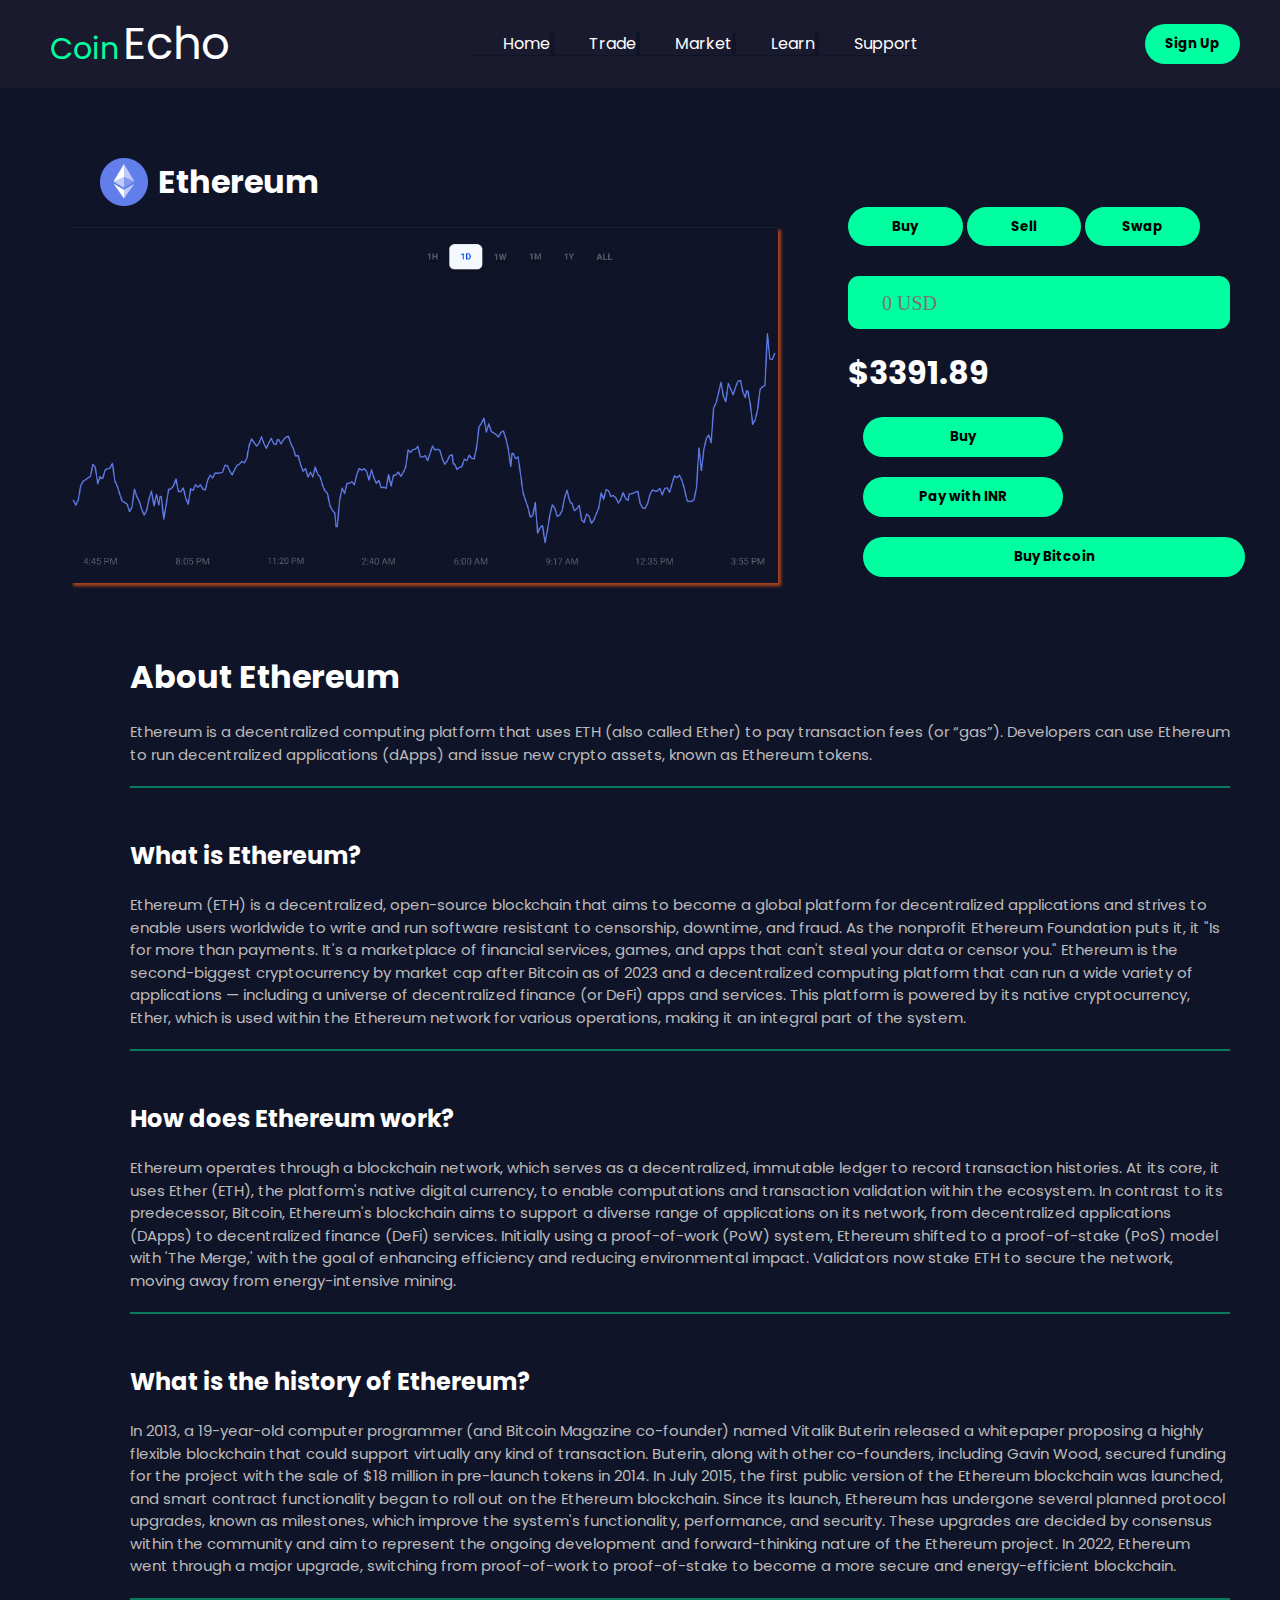
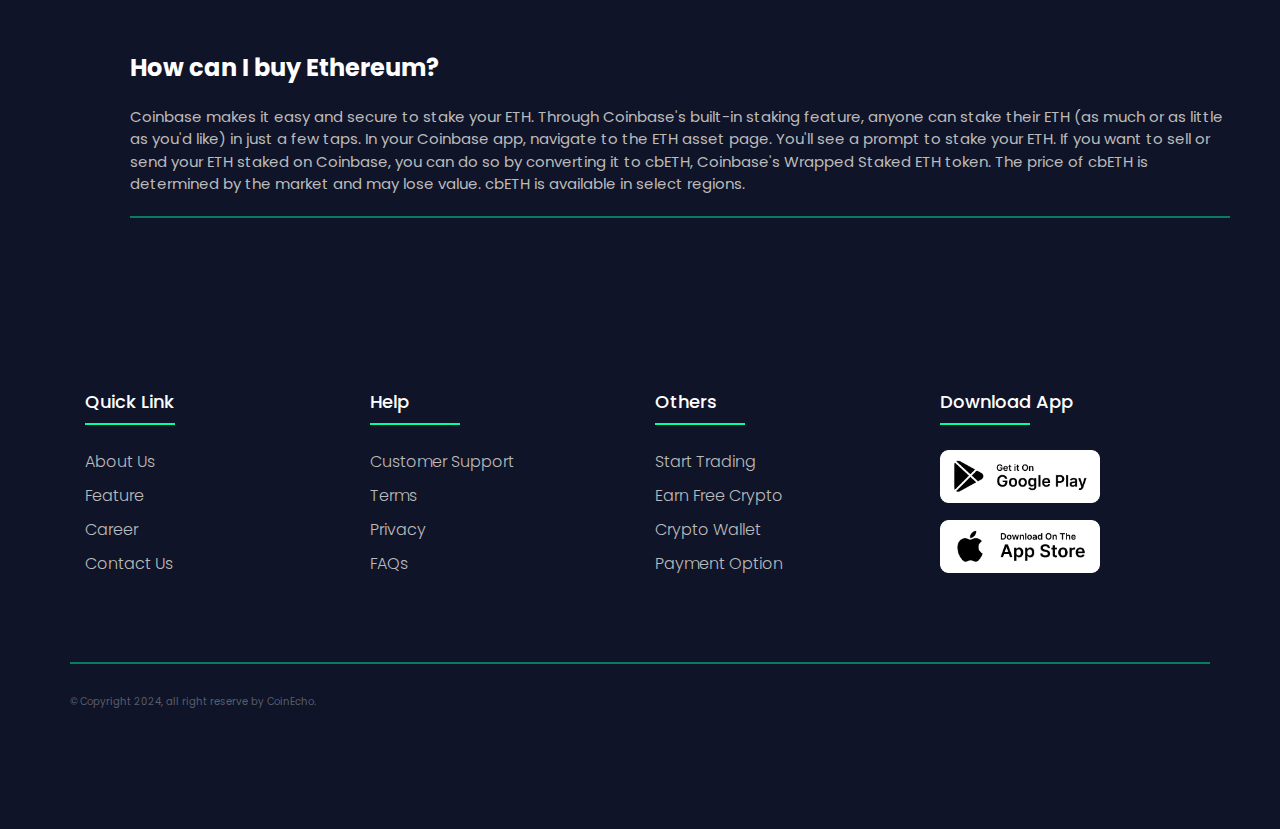
<file: etherium.html>
<!DOCTYPE html>
<html lang="en">
<head>
    <meta charset="UTF-8">
    <meta name="viewport" content="width=device-width, initial-scale=1.0">
    <title>Document</title>
</head>
<link rel="stylesheet" href="trade1.css">
<body>
    <nav>
        <div class="navcontainer">
            <span id="menu"><i class="fa-solid fa-ellipsis-vertical" style="color: #ffffff;"></i></span>
            <div class="logo">
                <span style="background-color: #1A1A2E; color: #00ffa0; font-size:30px;">Coin</span>
                <span style="background-color: #1A1A2E; color: #fff; font-size:45px">Echo</span>
            </div>
            <div id="navlinks">
                <a href="index.html">Home</a>
                <a href="#">Trade</a>
                <a href="#">Market</a>
                <a href="#">Learn</a>
                <a href="#">Support</a>
            </div>
            <button class="sign-up">Sign Up</button>
            
        </div>
    </nav>
    <div class="container-1">
        <div class="bitcoin-logo">
        <img src="Picture → 4113b082d21cc5fab17fc8f2d19fb996165bcce635e6900f7fc2d57c4ef33ae9.png.png">
        <h1>Ethereum</h1>
        </div>
        <div class="bitcoin-price">
            <img src="HorizontalBorder.png">
            <div class="buy-sell">
                <div>
                <button class="buy">Buy</button>
                <button class="sell">Sell</button>
                <button class="swap">Swap</button>
                </div>
                <div class="search"><input class="input" type="text" placeholder="0 USD"></div>
                <div>
                    <h1 class="current-price">$3391.89</h1>
                    <button class="buy2">Buy</button>
                    <div>
                    <button class="INR">Pay with INR</button>
                    </div>
                </div>
                <div>
                    <button class="buy-bitcoin-2">Buy Bitcoin</button>
                </div>
            </div>
        </div>
        <div class="bitcoin-information">
        <div class="about-section">
            <h1>About Ethereum</h1>
            <p>Ethereum is a decentralized computing platform that uses ETH (also called Ether) to pay transaction fees (or “gas”). Developers can use Ethereum to run decentralized applications (dApps) and issue new crypto assets, known as Ethereum tokens.</p>    
            <hr>
        </div>
        <div class="What-is-bitcoin">
            <h2>What is Ethereum?</h2>
            <p>Ethereum (ETH) is a decentralized, open-source blockchain that aims to become a global platform for decentralized applications and strives to enable users worldwide to write and run software resistant to censorship, downtime, and fraud. As the nonprofit Ethereum Foundation puts it, it "Is for more than payments. It's a marketplace of financial services, games, and apps that can't steal your data or censor you." Ethereum is the second-biggest cryptocurrency by market cap after Bitcoin as of 2023 and a decentralized computing platform that can run a wide variety of applications — including a universe of decentralized finance (or DeFi) apps and services. This platform is powered by its native cryptocurrency, Ether, which is used within the Ethereum network for various operations, making it an integral part of the system.</p>
            <hr>
        </div>
        <div class="How-bitcoin-works">
            <h2>How does Ethereum work?</h2>
            <p>Ethereum operates through a blockchain network, which serves as a decentralized, immutable ledger to record transaction histories. At its core, it uses Ether (ETH), the platform's native digital currency, to enable computations and transaction validation within the ecosystem. In contrast to its predecessor, Bitcoin, Ethereum's blockchain aims to support a diverse range of applications on its network, from decentralized applications (DApps) to decentralized finance (DeFi) services. Initially using a proof-of-work (PoW) system, Ethereum shifted to a proof-of-stake (PoS) model with 'The Merge,' with the goal of enhancing efficiency and reducing environmental impact. Validators now stake ETH to secure the network, moving away from energy-intensive mining.</p>
            <hr>
        </div>
        <div class="history">
            <h2>What is the history of Ethereum?</h2>
            <p>In 2013, a 19-year-old computer programmer (and Bitcoin Magazine co-founder) named Vitalik Buterin released a whitepaper proposing a highly flexible blockchain that could support virtually any kind of transaction. Buterin, along with other co-founders, including Gavin Wood, secured funding for the project with the sale of $18 million in pre-launch tokens in 2014. In July 2015, the first public version of the Ethereum blockchain was launched, and smart contract functionality began to roll out on the Ethereum blockchain. Since its launch, Ethereum has undergone several planned protocol upgrades, known as milestones, which improve the system's functionality, performance, and security. These upgrades are decided by consensus within the community and aim to represent the ongoing development and forward-thinking nature of the Ethereum project. In 2022, Ethereum went through a major upgrade, switching from proof-of-work to proof-of-stake to become a more secure and energy-efficient blockchain.</p>
            <hr>
        </div>
        <div class="how-to-buy">
            <h2>How can I buy Ethereum?</h2>
            <p>Coinbase makes it easy and secure to stake your ETH. Through Coinbase's built-in staking feature, anyone can stake their ETH (as much or as little as you'd like) in just a few taps. In your Coinbase app, navigate to the ETH asset page. You'll see a prompt to stake your ETH. If you want to sell or send your ETH staked on Coinbase, you can do so by converting it to cbETH, Coinbase's Wrapped Staked ETH token. The price of cbETH is determined by the market and may lose value. cbETH is available in select regions.</p>
            <hr>
        </div>
    </div>
        <footer class="footer">
            <div class="container">
                <div class="row">
                    <div class="footer-col">
                        <h4>Quick Link</h4>
                        <ul>
                            <li><a href="#">About us</a></li>
                            <li><a href="#">Feature</a></li>
                            <li><a href="#">Career</a></li>
                            <li><a href="#">Contact Us</a></li>
                        </ul>
                    </div>
                    <div class="footer-col">
                        <h4>Help</h4>
                        <ul>
                            <li><a href="#">Customer Support</a></li>
                            <li><a href="#">Terms</a></li>
                            <li><a href="#">Privacy</a></li>
                            <li><a href="#">FAQs</a></li>
                        </ul>
                    </div>
                    <div class="footer-col">
                        <h4>Others</h4>
                        <ul>
                            <li><a href="#">Start Trading</a></li>
                            <li><a href="#">Earn Free Crypto</a></li>
                            <li><a href="#">Crypto Wallet</a></li>
                            <li><a href="#">Payment Option</a></li>
                        </ul>
                    </div>
                    <div class="footer-col">
                        <h4>Download App</h4>
                        <div class="social-links">
                         <a href="#"><img class="img1" src="Group 34.png"></a>
                         <div class="download">
                         <a href="#"><img class="img1" src="Group 35.png"></a>
                     </div>
                        </div>
                    </div>
                </div>
             <br>
             <br>
             <br>
                <hr>
                <div class="bottom-c">
                 <div class="copyright"><p>© Copyright 2024, all right reserve by CoinEcho.</p></div>
                <div class="social-media">
                            <a href="#"><i class="fab fa-facebook-f"></i></a>
                            <a href="#"><i class="fab fa-twitter"></i></a>
                            <a href="#"><i class="fab fa-instagram"></i></a>
                            <a href="#"><i class="fab fa-linkedin-in"></i></a>
     
                </div>
                </div>
         </div>
       </footer>
    </div>


</body>
</html>
</file>
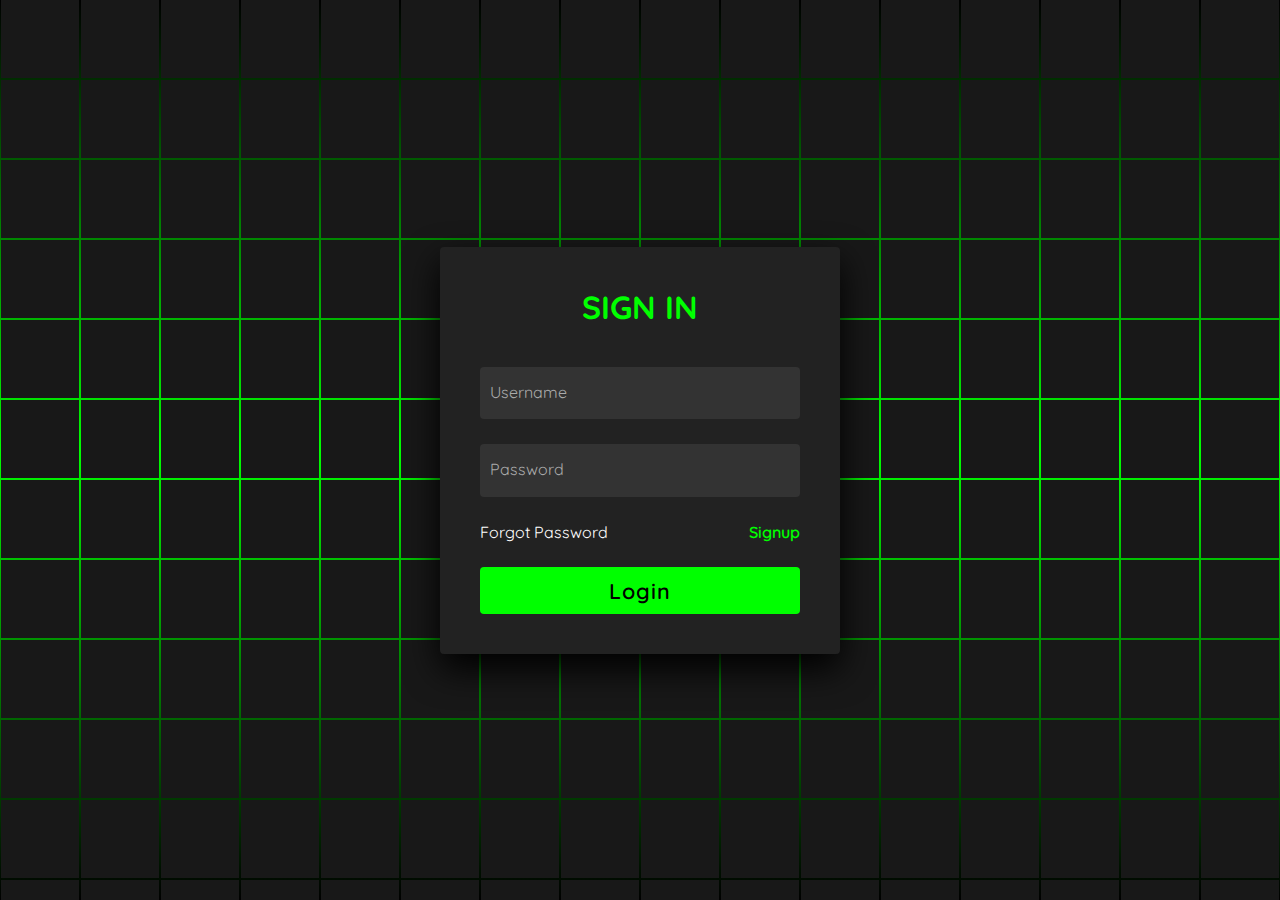
<file: sign_in.html>
<!DOCTYPE html>
<html lang="en">
<head>
  <meta charset="UTF-8">
  <meta name="viewport" content="width=device-width, initial-scale=1.0">
  <meta http-equiv="X-UA-Compatible" content="ie=edge">
  <title>Sign_In</title>
  <link rel="stylesheet" href="sign_in.css">
</head>

<body> 

  <section> 
    <span></span> <span></span> <span></span> <span></span> <span></span> <span></span> <span></span>
    <span></span> <span></span> <span></span> <span></span> <span></span> <span></span> <span></span> <span></span>
    <span></span> <span></span> <span></span> <span></span> <span></span> <span></span> <span></span> <span></span>
    <span></span> <span></span> <span></span> <span></span> <span></span> <span></span> <span></span> <span></span>
    <span></span> <span></span> <span></span> <span></span> <span></span> <span></span> <span></span> <span></span>
    <span></span> <span></span> <span></span> <span></span> <span></span> <span></span> <span></span> <span></span>
    <span></span> <span></span> <span></span> <span></span> <span></span> <span></span> <span></span> <span></span>
    <span></span> <span></span> <span></span> <span></span> <span></span> <span></span> <span></span> <span></span>
    <span></span> <span></span> <span></span> <span></span> <span></span> <span></span> <span></span> <span></span>
    <span></span> <span></span> <span></span> <span></span> <span></span> <span></span> <span></span> <span></span>
    <span></span> <span></span> <span></span> <span></span> <span></span> <span></span> <span></span> <span></span>
    <span></span> <span></span> <span></span> <span></span> <span></span> <span></span> <span></span> <span></span>
    <span></span> <span></span> <span></span> <span></span> <span></span> <span></span> <span></span> <span></span>
    <span></span> <span></span> <span></span> <span></span> <span></span> <span></span> <span></span> <span></span>
    <span></span> <span></span> <span></span> <span></span> <span></span> <span></span> <span></span> <span></span>
    <span></span> <span></span> <span></span> <span></span> <span></span> <span></span> <span></span> <span></span>
    <span></span> <span></span> <span></span> <span></span> <span></span> <span></span> <span></span> <span></span>
    <span></span> <span></span> <span></span> <span></span> <span></span> <span></span> <span></span> <span></span>
    <span></span> <span></span> <span></span> <span></span> <span></span> <span></span> <span></span> <span></span>
    <span></span> <span></span> <span></span> <span></span> <span></span> <span></span> <span></span> <span></span>
    <span></span> <span></span> <span></span> <span></span> <span></span> <span></span> <span></span> <span></span>
    <span></span> <span></span> <span></span> <span></span> <span></span> <span></span> <span></span> <span></span>
    <span></span> <span></span> <span></span> <span></span> <span></span> <span></span> <span></span> <span></span>
    <span></span> <span></span> <span></span> <span></span> <span></span> <span></span> <span></span> <span></span>
    <span></span> <span></span> <span></span> <span></span> <span></span> <span></span> <span></span> <span></span>
    <span></span> <span></span> <span></span> <span></span> <span></span> <span></span> <span></span> <span></span>
    <span></span> <span></span> <span></span> <span></span> <span></span> <span></span> <span></span> <span></span>
    <span></span> <span></span> <span></span> <span></span> <span></span> <span></span> <span></span> <span></span>
    <span></span> <span></span> <span></span> <span></span> <span></span> <span></span> <span></span> <span></span>
    <span></span> <span></span> <span></span> <span></span> <span></span> <span></span> <span></span> <span></span>
    <span></span> <span></span> <span></span> <span></span> <span></span> <span></span> <span></span> <span></span>
    <span></span> <span></span> <span></span> <span></span> <span></span> <span></span> <span></span> <span></span>
    <span></span> <span></span> <span></span> <span></span> <span></span>

    <div class="signin">
      <div class="content">
        <h2>Sign In</h2>
        <form class="content" action="index.html">
          <div class="form">
            <div class="inputBox">
              <input type="text" required> <i>Username</i>
            </div>
            <div class="inputBox">
              <input type="password" required> <i>Password</i>
            </div>
            <div class="links"> <a href="#">Forgot Password</a> <a href="signup.html">Signup</a>
            </div>
            <div class="inputBox">
              <input type="submit" onclick="window.open('./index.html')" value="Login">
            </div>
          </div>

        </form>
        
      </div>
    </div>
  </section>
</body>
</html>
</file>
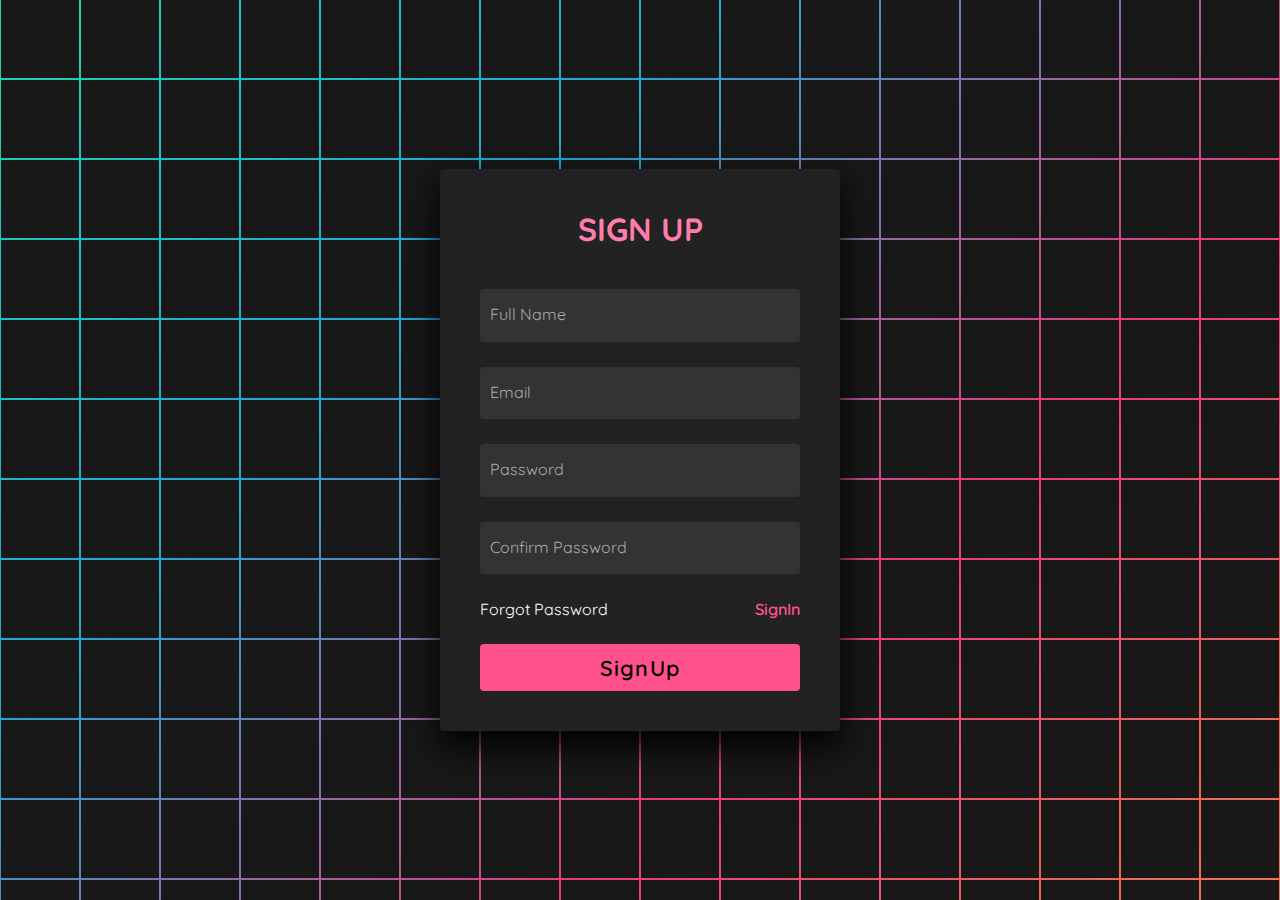
<file: signup.html>
<!DOCTYPE html>
<html lang="en">
<head>
  <meta charset="UTF-8">
  <meta name="viewport" content="width=device-width, initial-scale=1.0">
  <meta http-equiv="X-UA-Compatible" content="ie=edge">
  <title>Sign_Up</title>
  <link rel="stylesheet" href="signup.css">
</head>

<body> 

  <section> 
    <span></span> <span></span> <span></span> <span></span> <span></span> <span></span> <span></span>
    <span></span> <span></span> <span></span> <span></span> <span></span> <span></span> <span></span> <span></span>
    <span></span> <span></span> <span></span> <span></span> <span></span> <span></span> <span></span> <span></span>
    <span></span> <span></span> <span></span> <span></span> <span></span> <span></span> <span></span> <span></span>
    <span></span> <span></span> <span></span> <span></span> <span></span> <span></span> <span></span> <span></span>
    <span></span> <span></span> <span></span> <span></span> <span></span> <span></span> <span></span> <span></span>
    <span></span> <span></span> <span></span> <span></span> <span></span> <span></span> <span></span> <span></span>
    <span></span> <span></span> <span></span> <span></span> <span></span> <span></span> <span></span> <span></span>
    <span></span> <span></span> <span></span> <span></span> <span></span> <span></span> <span></span> <span></span>
    <span></span> <span></span> <span></span> <span></span> <span></span> <span></span> <span></span> <span></span>
    <span></span> <span></span> <span></span> <span></span> <span></span> <span></span> <span></span> <span></span>
    <span></span> <span></span> <span></span> <span></span> <span></span> <span></span> <span></span> <span></span>
    <span></span> <span></span> <span></span> <span></span> <span></span> <span></span> <span></span> <span></span>
    <span></span> <span></span> <span></span> <span></span> <span></span> <span></span> <span></span> <span></span>
    <span></span> <span></span> <span></span> <span></span> <span></span> <span></span> <span></span> <span></span>
    <span></span> <span></span> <span></span> <span></span> <span></span> <span></span> <span></span> <span></span>
    <span></span> <span></span> <span></span> <span></span> <span></span> <span></span> <span></span> <span></span>
    <span></span> <span></span> <span></span> <span></span> <span></span> <span></span> <span></span> <span></span>
    <span></span> <span></span> <span></span> <span></span> <span></span> <span></span> <span></span> <span></span>
    <span></span> <span></span> <span></span> <span></span> <span></span> <span></span> <span></span> <span></span>
    <span></span> <span></span> <span></span> <span></span> <span></span> <span></span> <span></span> <span></span>
    <span></span> <span></span> <span></span> <span></span> <span></span> <span></span> <span></span> <span></span>
    <span></span> <span></span> <span></span> <span></span> <span></span> <span></span> <span></span> <span></span>
    <span></span> <span></span> <span></span> <span></span> <span></span> <span></span> <span></span> <span></span>
    <span></span> <span></span> <span></span> <span></span> <span></span> <span></span> <span></span> <span></span>
    <span></span> <span></span> <span></span> <span></span> <span></span> <span></span> <span></span> <span></span>
    <span></span> <span></span> <span></span> <span></span> <span></span> <span></span> <span></span> <span></span>
    <span></span> <span></span> <span></span> <span></span> <span></span> <span></span> <span></span> <span></span>
    <span></span> <span></span> <span></span> <span></span> <span></span> <span></span> <span></span> <span></span>
    <span></span> <span></span> <span></span> <span></span> <span></span> <span></span> <span></span> <span></span>
    <span></span> <span></span> <span></span> <span></span> <span></span> <span></span> <span></span> <span></span>
    <span></span> <span></span> <span></span> <span></span> <span></span> <span></span> <span></span> <span></span>
    <span></span> <span></span> <span></span> <span></span> <span></span>

    <div class="signin">
      <div class="content">
        <h2>Sign Up</h2>
        <form class="content" action="index.html">
          <div class="form">
            <div class="inputBox">
              <input type="text" required> <i>Full Name</i>
            </div>
            <div class="inputBox">
              <input type="email" required> <i>Email</i>
            </div>
            <div class="inputBox">
              <input type="password" required> <i>Password</i>
            </div>
            <div class="inputBox">
              <input type="password" required> <i>Confirm Password</i>
            </div>
            <div class="links"> <a href="#">Forgot Password</a> <a href="sign_in.html">SignIn</a>
            </div>
            <div class="inputBox">
              <input type="submit" onclick="window.open('./index.html')" value="SignUp">
            </div>
          </div>

        </form>
        
      </div>
    </div>
  </section>
</body>
</html>
</file>
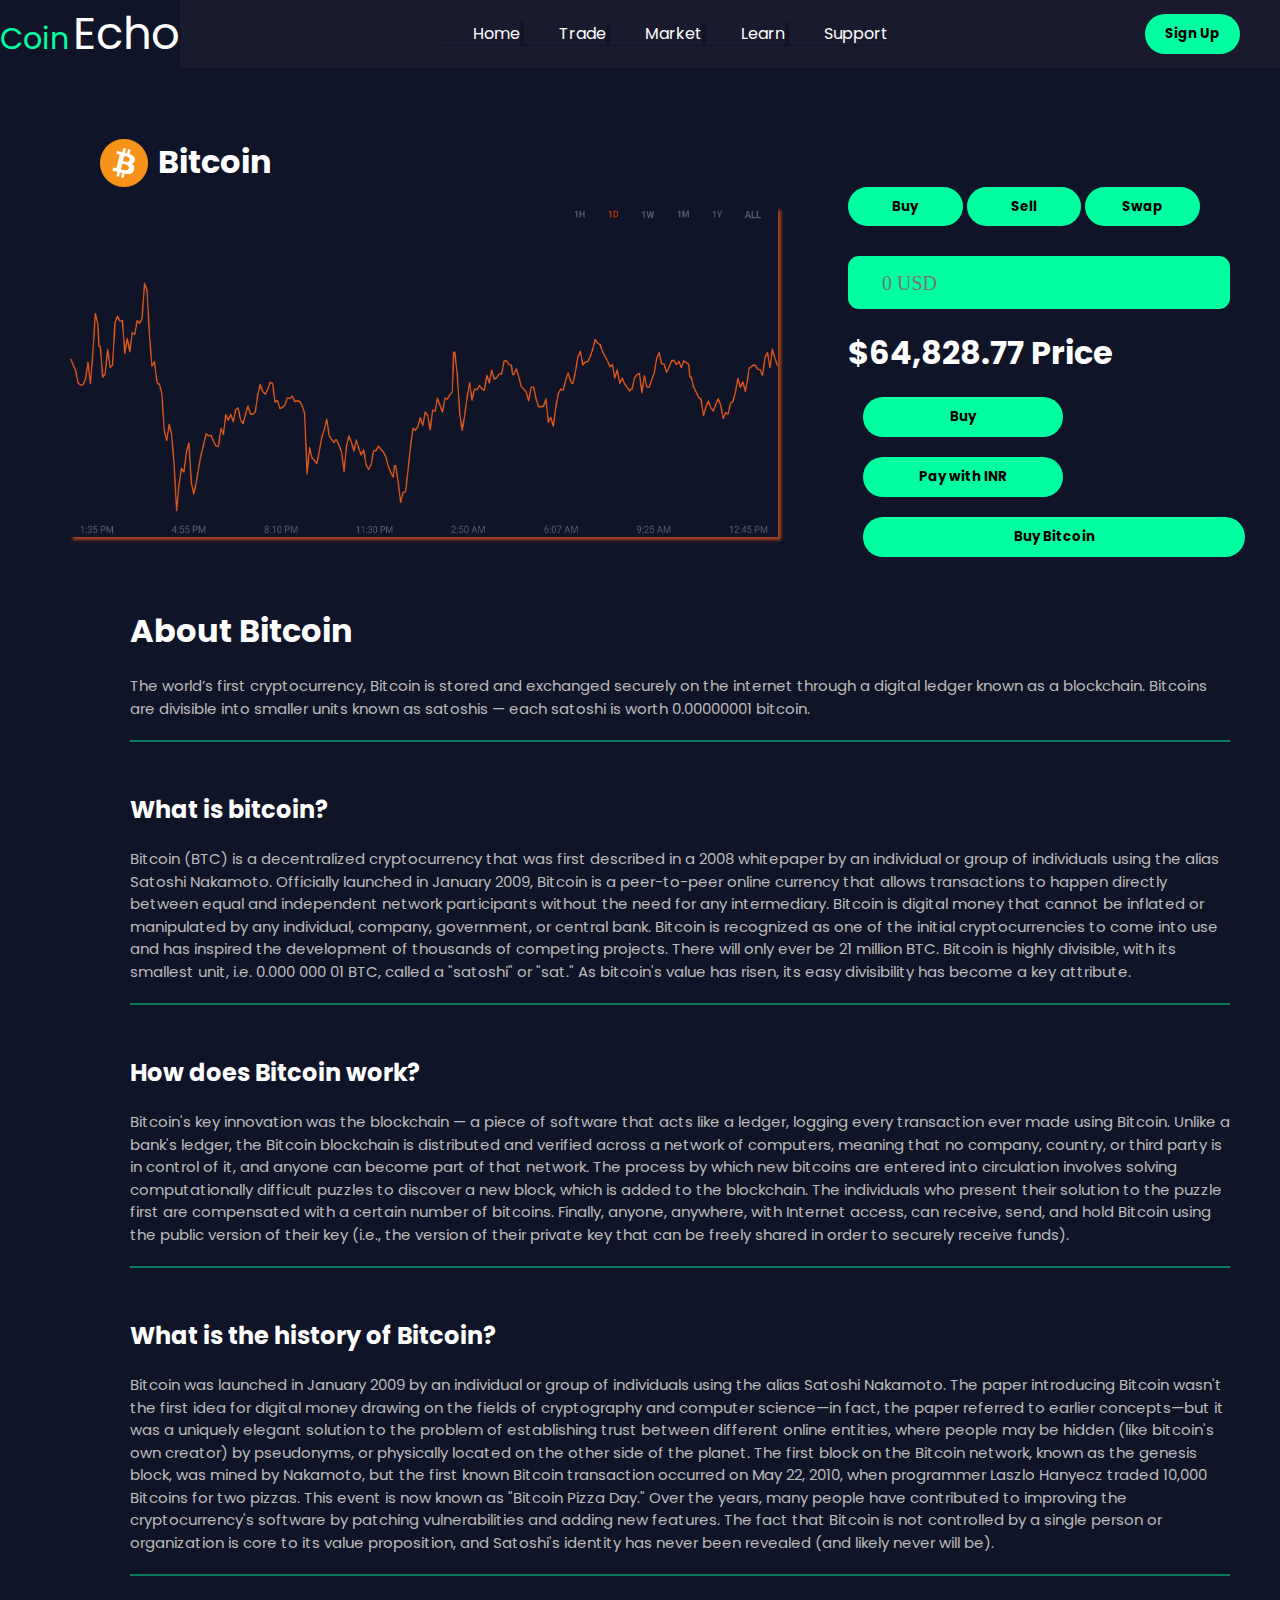
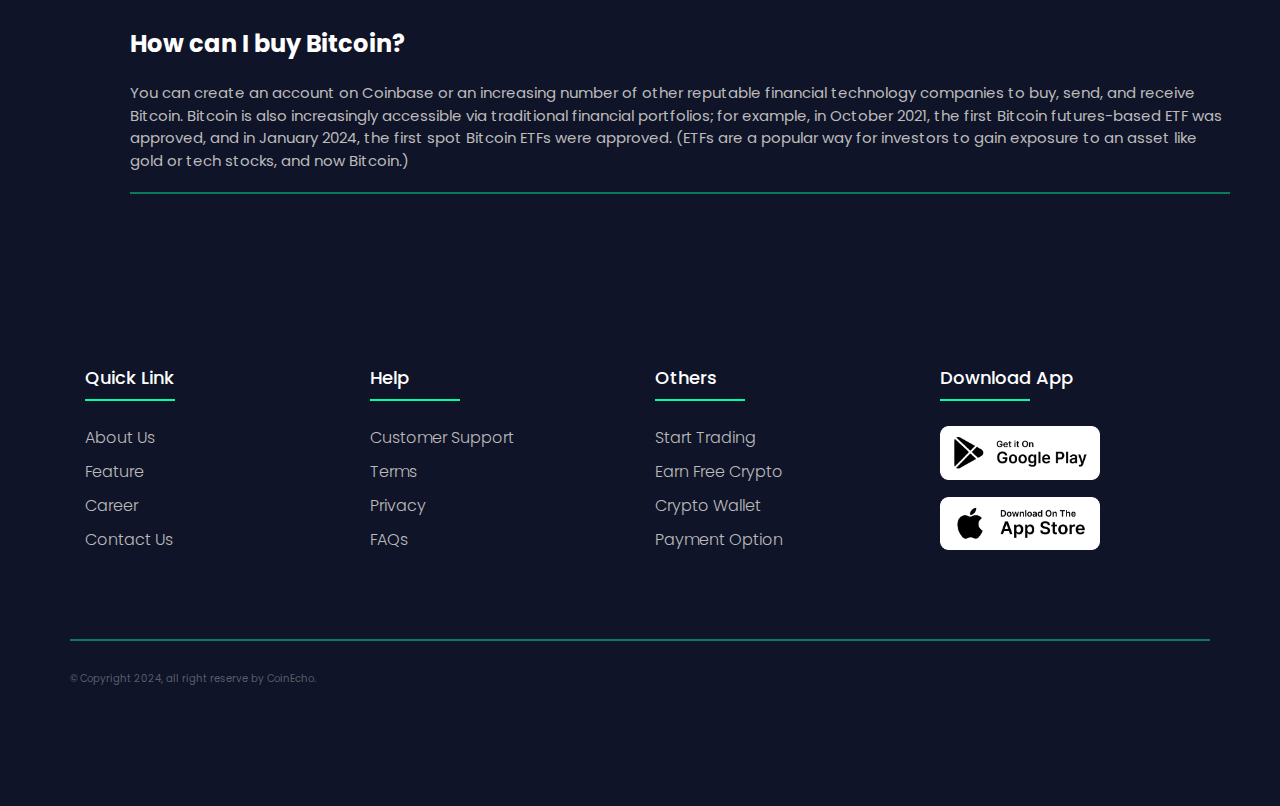
<file: trade1.html>
<!DOCTYPE html>
<html lang="en">
<head>
    <meta charset="UTF-8">
    <meta name="viewport" content="width=device-width, initial-scale=1.0">
    <title>Document</title>
</head>
<link rel="stylesheet" href="trade1.css">

<body>
    <nav>
        <div class="navcontainer">
            <span id="menu"><i class="fa-solid fa-ellipsis-vertical" style="color: #ffffff;"></i></span>
            <div id="logo">
                <span style="color: #00ffa0; font-size:30px;">Coin</span>
                <span style="color: #fff; font-size:45px">Echo</span>
            </div>
            <div id="navlinks">
                <a href="./index.html">Home</a>
                <a href="./trade1.html">Trade</a>
                <a href="./list.html">Market</a>
                <a href="./learn.html">Learn</a>
                <a href="#">Support</a>
            </div>
            <button class="sign-up" onclick="window.open('signup.html')">Sign Up</button>
            
        </div>
    </nav>
    <div class="container-1">
        <div class="bitcoin-logo">
        <img src="bitcoinlogo.png">
        <h1>Bitcoin</h1>
        </div>
        <div class="bitcoin-price">
            <img src="Group 1.png">
            <div class="buy-sell">
                <div class="Buy-sell-swap">
                <button class="buy">Buy</button>
                <button class="sell">Sell</button>
                <button class="swap">Swap</button>
                </div>
                <div class="search"><input class="input" type="text" placeholder="0 USD"></div>
                <div>
                    <h1 class="current-price">$64,828.77 Price</h1>
                    <button class="buy2">Buy</button>
                    <div>
                    <button class="INR">Pay with INR</button>
                    </div>
                </div>
                <div>
                    <button class="buy-bitcoin-2">Buy Bitcoin</button>
                </div>
            </div>
        </div>
        <div class="bitcoin-information">
        <div class="about-section">
            <h1>About Bitcoin</h1>
            <p>The world’s first cryptocurrency, Bitcoin is stored and exchanged securely on the internet through a digital ledger known as a blockchain. Bitcoins are divisible into smaller units known as satoshis — each satoshi is worth 0.00000001 bitcoin.</p>    
            <hr>
        </div>
        <div class="What-is-bitcoin">
            <h2>What is bitcoin?</h2>
            <p>Bitcoin (BTC) is a decentralized cryptocurrency that was first described in a 2008 whitepaper by an individual or group of individuals using the alias Satoshi Nakamoto. Officially launched in January 2009, Bitcoin is a peer-to-peer online currency that allows transactions to happen directly between equal and independent network participants without the need for any intermediary. Bitcoin is digital money that cannot be inflated or manipulated by any individual, company, government, or central bank. Bitcoin is recognized as one of the initial cryptocurrencies to come into use and has inspired the development of thousands of competing projects. There will only ever be 21 million BTC. Bitcoin is highly divisible, with its smallest unit, i.e. 0.000 000 01 BTC, called a "satoshi" or "sat." As bitcoin's value has risen, its easy divisibility has become a key attribute.</p>
            <hr>
        </div>
        <div class="How-bitcoin-works">
            <h2>How does Bitcoin work?</h2>
            <p>Bitcoin's key innovation was the blockchain — a piece of software that acts like a ledger, logging every transaction ever made using Bitcoin. Unlike a bank's ledger, the Bitcoin blockchain is distributed and verified across a network of computers, meaning that no company, country, or third party is in control of it, and anyone can become part of that network. The process by which new bitcoins are entered into circulation involves solving computationally difficult puzzles to discover a new block, which is added to the blockchain. The individuals who present their solution to the puzzle first are compensated with a certain number of bitcoins. Finally, anyone, anywhere, with Internet access, can receive, send, and hold Bitcoin using the public version of their key (i.e., the version of their private key that can be freely shared in order to securely receive funds).</p>
            <hr>
        </div>
        <div class="history">
            <h2>What is the history of Bitcoin?</h2>
            <p>Bitcoin was launched in January 2009 by an individual or group of individuals using the alias Satoshi Nakamoto. The paper introducing Bitcoin wasn't the first idea for digital money drawing on the fields of cryptography and computer science—in fact, the paper referred to earlier concepts—but it was a uniquely elegant solution to the problem of establishing trust between different online entities, where people may be hidden (like bitcoin's own creator) by pseudonyms, or physically located on the other side of the planet. The first block on the Bitcoin network, known as the genesis block, was mined by Nakamoto, but the first known Bitcoin transaction occurred on May 22, 2010, when programmer Laszlo Hanyecz traded 10,000 Bitcoins for two pizzas. This event is now known as "Bitcoin Pizza Day." Over the years, many people have contributed to improving the cryptocurrency's software by patching vulnerabilities and adding new features. The fact that Bitcoin is not controlled by a single person or organization is core to its value proposition, and Satoshi's identity has never been revealed (and likely never will be).</p>
            <hr>
        </div>
        <div class="how-to-buy">
            <h2>How can I buy Bitcoin?</h2>
            <p>You can create an account on Coinbase or an increasing number of other reputable financial technology companies to buy, send, and receive Bitcoin. Bitcoin is also increasingly accessible via traditional financial portfolios; for example, in October 2021, the first Bitcoin futures-based ETF was approved, and in January 2024, the first spot Bitcoin ETFs were approved. (ETFs are a popular way for investors to gain exposure to an asset like gold or tech stocks, and now Bitcoin.)</p>
            <hr>
        </div>
    </div>
        <footer class="footer">
            <div class="container">
                <div class="row">
                    <div class="footer-col">
                        <h4>Quick Link</h4>
                        <ul>
                            <li><a href="#">About us</a></li>
                            <li><a href="#">Feature</a></li>
                            <li><a href="#">Career</a></li>
                            <li><a href="#">Contact Us</a></li>
                        </ul>
                    </div>
                    <div class="footer-col">
                        <h4>Help</h4>
                        <ul>
                            <li><a href="#">Customer Support</a></li>
                            <li><a href="#">Terms</a></li>
                            <li><a href="#">Privacy</a></li>
                            <li><a href="#">FAQs</a></li>
                        </ul>
                    </div>
                    <div class="footer-col">
                        <h4>Others</h4>
                        <ul>
                            <li><a href="#">Start Trading</a></li>
                            <li><a href="#">Earn Free Crypto</a></li>
                            <li><a href="#">Crypto Wallet</a></li>
                            <li><a href="#">Payment Option</a></li>
                        </ul>
                    </div>
                    <div class="footer-col">
                        <h4>Download App</h4>
                        <div class="social-links">
                         <a href="#"><img class="img1" src="Group 34.png"></a>
                         <div class="download">
                         <a href="#"><img class="img1" src="Group 35.png"></a>
                     </div>
                        </div>
                    </div>
                </div>
             <br>
             <br>
             <br>
                <hr>
                <div class="bottom-c">
                 <div class="copyright"><p>© Copyright 2024, all right reserve by CoinEcho.</p>
     
                 </div>
                <div class="social-media">
                         <a href="#"><i class="fab fa-facebook-f"></i></a>
                            <a href="#"><i class="fab fa-twitter"></i></a>
                            <a href="#"><i class="fab fa-instagram"></i></a>
                            <a href="#"><i class="fab fa-linkedin-in"></i></a>
     
                </div>
                </div>
         </div>
       </footer>
    </div>


</body>
</html>
</file>
<file: trade1.css>
/* navbar css */
@import url('https://fonts.googleapis.com/css2?family=Poppins:wght@300;400;500;600;700&display=swap');
*{
	line-height: 1.5;
	font-family: 'Poppins', sans-serif;
    box-sizing: border-box;
    margin: 0;
    padding: 0;
    width: auto;
    height: auto;
    background-color: #101428;
}


nav img{
    width: 20%;
}
nav>div.navcontainer{
    background-color: #1A1A2E;
    max-width: 1300px;
    margin: auto;
    display: flex;
    align-items: center;
    justify-content: space-between;
}
nav button{
    background-color: #00ffa0;
    color: #000;
    padding: 10px 20px;
    border-radius: 100px;
    border: none;
    font-weight: bold;
    padding-right: 20px;
}

.logo{
    margin-left: 40px;
    padding: 10px;
    background-color:#1A1A2E;
}

.sign-up {
    margin-right: 40px;
}

nav div#navlinks a{
    color: #fff;
    text-decoration: none;
    padding-left: 35px;
    background-color: #1A1A2E;
}
#menu{
    padding-left: 20px;
    display: none;
    background-color: #1A1A2E
}
@media (width <= 750px){
    #menu{
        display: inline-block;
    }
    #navlinks{
        display: none;
    }
    nav>div.navcontainer{
        position: relative;
    }
    nav #menu:active~div#navlinks{
        background-color: #2C2C54;
        display: flex;
        flex-direction: column;
        height: auto;
        width: 100%;
        position: absolute;
        top: 100%;
        left: 0;
        line-height: 50px;
    }

}

.container-1 {
    background-color: #101428;
    color: white;
    max-width: 1300px;
    margin: auto;
    padding: 50px;
}
.buy-sell {
    justify-content: center;
    align-items: center;
    width: 100%;
}

.buy, .sell, .swap{
    width: 30%;
}

.bitcoin-logo {
    display: flex;
    margin-right: 50px;
    margin-top: 20px;
    margin-left: 50px;
        }
.bitcoin-logo img {
    margin-right: 10px;
}

.bitcoin-price {
    display: flex;
}

.buy-sell button {
    background-color: #00ffa0;
    color: #000;
    padding: 10px 20px;
    border-radius: 100px;
    border: none;
    font-weight: bold;
    padding-right: 20px;
}

.buy2, .INR {
    width: 100%;
}

.input {
    width: 100%;
    border: 0;
    outline: 0;
    background-color: #00ffa0;
    height: 50px;
    border-radius: 11px;
    flex-direction: row;
    padding: 27px 34px 26px;
    box-sizing: border-box;
    font-family: Inter;
    font-size: 20px;
    color: black;
    min-width: 250px;
    z-index: 2;
}

.search {
    align-self: stretch;
    display: flex;
    align-items: flex-start;
    justify-content: flex-start;
    margin-top: 30px;
}

.buy2 {
    cursor: pointer;
    border: 0;
    margin-top: 20px;
    width: 200px;
    margin-left: 15px;
    padding: 26px 45px;
    background-color: #00ffa0;
    border-radius: 47px;
    flex-direction: row;
    white-space: nowrap;
    z-index: 2;

}

.INR {
    cursor: pointer;
    border: 0;
    margin-top: 20px;
    width: 200px;
    margin-left: 15px;
    padding: 26px 45px;
    background-color: #00ffa21d;
    border-radius: 47px;
    flex-direction: row;
    white-space: nowrap;
    z-index: 2;
}

.buy-bitcoin-2 {
    cursor: pointer;
    border: 0;
    margin-top: 20px;
    width: 100%;
    margin-left: 15px;
    padding: 26px 45px;
    background-color: #00ffa0;
    border-radius: 47px;
    flex-direction: row;
    text-align: center;
}

.current-price {
    margin-top: 20px;
}

.about-section,
.What-is-bitcoin,
.How-bitcoin-works,
.history,
 .how-to-buy {
    margin-top: 50px;
    max-width: 100%;
    margin-left: 80px;
}

.how-to-buy {
    margin-bottom: 100px;
}

.bitcoin-information p {
    margin-top: 20px;
    font-size: 15px;
    margin-bottom: 20px;
    color: #bbbbbb;

}

.bitcoin-price>img {
    margin: 20px;
    width: 60%;
    box-shadow: 3px 3px 3px #a9451d;
    margin-left: 20px;
}

.buy-sell {
    margin-left: 50px;
}

.buy-sell button:hover{
    background-color: #07422c;
    transition: 0.2s ease-out;

}
@media (max-width: 1024px) {
    .bitcoin-price {
        flex-direction: column;
        align-items: flex-start;
        width: 100%;
    }
    .buy2, .INR {
        width: 50%;
    }
    .buy-bitcoin-2, .search{
        width: 50%;
    }

    .bitcoin-price > img {
        margin: 0;
        width: 100%;
    }
    .buy-sell{
        margin-top: 40px;
    }
}
@media (max-width: 768px) {
    .bitcoin-logo {
        flex-direction: column;
        align-items: center;
        margin: 20px 0;
        align-items: center;
    }
    .buy-sell{
        margin-top: 40px;
        margin-left: auto;
    }
    .buy2, .INR {
        width: 70%;
    }
    .buy-bitcoin-2, .search{
        width: 70%;
    }

    .bitcoin-logo img {
        margin-right: 0;
    }

    .about-section,
    .What-is-bitcoin,
    .How-bitcoin-works,
    .history,
    .how-to-buy {
        margin-left: 20px;
        margin-right: 20px;
    }
    .Buy-sell-swap{
        display: flex;
        flex-direction: column;
        align-items: center;
    }
    .Buy-sell-swap button{
        margin: 3px;
        width: 40%;
    }
}


/* footer from here */

.container{
	max-width: 1170px;
	margin:auto;
	padding: 0 15px;
}
.row{
	display: flex;
	flex-wrap: wrap;
}
ul{
	list-style: none;
}
.footer{
	background-color: #101428;
    padding: 70px 0;
    border-bottom-left-radius: 40px;
    border-bottom-right-radius: 40px;
}
.footer-col{
   width: 25%;
   padding: 0 15px;
}
.footer-col h4{
	font-size: 18px;
	color: #ffffff;
	text-transform: capitalize;
	margin-bottom: 35px;
	font-weight: 500;
	position: relative;
}
.footer-col h4::before{
	content: '';
	position: absolute;
	left:0;
	bottom: -10px;
	background-color: #00FFA0;
	height: 2px;
	box-sizing: border-box;
	width: 90px;
}
.footer-col ul li:not(:last-child){
	margin-bottom: 10px;
}
.footer-col ul li a{
	font-size: 16px;
	text-transform: capitalize;
	color: #ffffff;
	text-decoration: none;
	font-weight: 300;
	color: #bbbbbb;
	display: block;
	transition: all 0.3s ease;
}
.footer-col ul li a:hover{
	color: #ffffff;
	padding-left: 8px;
}

.footer-col .social-links a:hover{
	color: #24262b;
}

.img1 {
    width: 160px;
    margin-bottom: 10px;

}
.social-media {
    display: flex;
    justify-content: space-between;
    margin-inline: 10px;
    align-items: center;
    
}

.social-media a {
    margin: 0 10px;
    color:#ffffff;
}
.copyright {
    color: #ffffff50;
    font-size:x-small;
    text-align: center;
}

hr {
  border: 1px solid #00ffa26f;
}

/*responsive*/
@media(max-width: 767px){
  .footer-col{
    width: 50%;
    margin-bottom: 30px;
}
}
@media(max-width: 574px){
  .footer-col{
    width: 100%;
}
}

.bottom-c {
    display: flex;
    justify-content: space-between;
    align-items: center;
    margin-top: 30px;
}

@media(max-width: 574px){
  .social-media {
    flex-direction: column;
    justify-content: center;
    align-items: center;
  }
  .social-media a {
    margin: 5px 0;
  }
  .bottom-c {
    flex-direction: column;
  }
}
</file>
<file: sign_in.css>
@import url('https://fonts.googleapis.com/css2?family=Quicksand:wght@300;400;500;600;700&display=swap');
*
{
  margin: 0;
  padding: 0;
  box-sizing: border-box;
  font-family: 'Quicksand', sans-serif;
}
body 
{
  display: flex;
  justify-content: center;
  align-items: center;
  min-height: 100vh;
  background: #000;
}
section 
{
  position: absolute;
  width: 100vw;
  height: 100vh;
  display: flex;
  justify-content: center;
  align-items: center;
  gap: 2px;
  flex-wrap: wrap;
  overflow: hidden;
}
section::before 
{
  content: '';
  position: absolute;
  width: 100%;
  height: 100%;
  background: linear-gradient(#000,#0f0,#000);
  animation: animate 5s linear infinite;
}
@keyframes animate 
{
  0%
  {
    transform: translateY(-100%);
  }
  100%
  {
    transform: translateY(100%);
  }
}
section span 
{
  position: relative;
  display: block;
  width: calc(6.25vw - 2px);
  height: calc(6.25vw - 2px);
  background: #181818;
  z-index: 2;
  transition: 1.5s;
}
section span:hover 
{
  background: #0f0;
  transition: 0s;
}

section .signin
{
  position: absolute;
  width: 400px;
  background: #222;  
  z-index: 1000;
  display: flex;
  justify-content: center;
  align-items: center;
  padding: 40px;
  border-radius: 4px;
  box-shadow: 0 15px 35px rgba(0,0,0,9);
}
section .signin .content 
{
  position: relative;
  width: 100%;
  display: flex;
  justify-content: center;
  align-items: center;
  flex-direction: column;
  gap: 40px;
}
section .signin .content h2 
{
  font-size: 2em;
  color: #0f0;
  text-transform: uppercase;
}
section .signin .content .form 
{
  width: 100%;
  display: flex;
  flex-direction: column;
  gap: 25px;
}
section .signin .content .form .inputBox
{
  position: relative;
  width: 100%;
}
section .signin .content .form .inputBox input 
{
  position: relative;
  width: 100%;
  background: #333;
  border: none;
  outline: none;
  padding: 25px 10px 7.5px;
  border-radius: 4px;
  color: #fff;
  font-weight: 500;
  font-size: 1em;
}
section .signin .content .form .inputBox i 
{
  position: absolute;
  left: 0;
  padding: 15px 10px;
  font-style: normal;
  color: #aaa;
  transition: 0.5s;
  pointer-events: none;
}
.signin .content .form .inputBox input:focus ~ i,
.signin .content .form .inputBox input:valid ~ i
{
  transform: translateY(-7.5px);
  font-size: 0.8em;
  color: #fff;
}
.signin .content .form .links 
{
  position: relative;
  width: 100%;
  display: flex;
  justify-content: space-between;
}
.signin .content .form .links a 
{
  color: #fff;
  text-decoration: none;
}
.signin .content .form .links a:nth-child(2)
{
  color: #0f0;
  font-weight: 600;
}
.signin .content .form .inputBox input[type="submit"]
{
  padding: 10px;
  background: #0f0;
  color: #000;
  font-weight: 600;
  font-size: 1.35em;
  letter-spacing: 0.05em;
  cursor: pointer;
}
input[type="submit"]:active
{
  opacity: 0.6;
}



@media (max-width: 768px)
{
  section span 
  {
    width: calc(10vw - 2px);
    height: calc(10vw - 2px);
  }
  section .signin {
    width: 70%;
    padding: 30px;
  }

  section .signin .content h2 {
    font-size: 1.5em;
  }

  section .signin .content .form .inputBox input {
    padding: 20px 10px 7.5px;
    font-size: 0.9em;
  }

  section .signin .content .form .inputBox i {
    padding: 12.5px 10px;
    font-size: 0.9em;
  }

}
@media (max-width: 480px)
{
  section span 
  {
    width: calc(20vw - 2px);
    height: calc(20vw - 2px);
  }
  section .signin {
    width: 90%;
    padding: 20px;
  }
  section .signin .content h2 {
    font-size: 1.2em;
  }

  section .signin .content .form .inputBox input {
    padding: 15px 10px 7.5px;
    font-size: 0.8em;
  }

  section .signin .content .form .inputBox i {
    padding: 10px 10px;
    font-size: 0.8em;
  }
  section .links{
    font-size: 0.8em;
  }
  section .signin .content .form .inputBox input[type="submit"] {
    font-size: 1.0em;
  }
  
}
</file>
<file: signup.css>
@import url('https://fonts.googleapis.com/css2?family=Quicksand:wght@300;400;500;600;700&display=swap');
*
{
  margin: 0;
  padding: 0;
  box-sizing: border-box;
  font-family: 'Quicksand', sans-serif;
}
body 
{
  display: flex;
  justify-content: center;
  align-items: center;
  min-height: 100vh;
  background: #000;
}
section 
{
  position: absolute;
  width: 100vw;
  height: 100vh;
  display: flex;
  justify-content: center;
  align-items: center;
  gap: 2px;
  flex-wrap: wrap;
  overflow: hidden;
}
section::before 
{
  content: '';
  position: absolute;
  width: 100%;
  height: 100%;
  /* background: linear-gradient(#000,#0f0,#000); */
  background: linear-gradient(-45deg, #ee7752, #e73c7e, #23a6d5, #23d5ab);
  animation: animate 5s linear infinite;
}
@keyframes animate 
{
  0%
  {
    transform: translateY(-100%);
  }
  100%
  {
    transform: translateY(100%);
  }
}
section span 
{
  position: relative;
  display: block;
  width: calc(6.25vw - 2px);
  height: calc(6.25vw - 2px);
  background: #181818;
  z-index: 2;
  transition: 1.5s;
}
section span:hover 
{
  /* background: #0f0; */
  background: #23a6d5;
  /* background: linear-gradient(-45deg, #ee7752, #e73c7e, #23a6d5, #23d5ab); */
  transition: 0s;
}

section .signin
{
  position: absolute;
  width: 400px;
  background: #222;  
  z-index: 1000;
  display: flex;
  justify-content: center;
  align-items: center;
  padding: 40px;
  border-radius: 4px;
  box-shadow: 0 15px 35px rgba(0,0,0,9);
}
section .signin .content 
{
  position: relative;
  width: 100%;
  display: flex;
  justify-content: center;
  align-items: center;
  flex-direction: column;
  gap: 40px;
}
section .signin .content h2 
{
  font-size: 2em;
  /* color: #0f0;
   */
   color: rgb(255, 126, 169);
  text-transform: uppercase;
}
section .signin .content .form 
{
  width: 100%;
  display: flex;
  flex-direction: column;
  gap: 25px;
}
section .signin .content .form .inputBox
{
  position: relative;
  width: 100%;
}
section .signin .content .form .inputBox input 
{
  position: relative;
  width: 100%;
  background: #333;
  border: none;
  outline: none;
  padding: 25px 10px 7.5px;
  border-radius: 4px;
  color: #fff;
  font-weight: 500;
  font-size: 1em;
}
section .signin .content .form .inputBox i 
{
  position: absolute;
  left: 0;
  padding: 15px 10px;
  font-style: normal;
  color: #aaa;
  transition: 0.5s;
  pointer-events: none;
}
.signin .content .form .inputBox input:focus ~ i,
.signin .content .form .inputBox input:valid ~ i
{
  transform: translateY(-7.5px);
  font-size: 0.8em;
  color: #fff;
}
.signin .content .form .links 
{
  position: relative;
  width: 100%;
  display: flex;
  justify-content: space-between;
}
.signin .content .form .links a 
{
  color: #fff;
  text-decoration: none;
}
.signin .content .form .links a:nth-child(2)
{
  /* color: #0f0; */
  color: rgb(255, 85, 141);
  font-weight: 600;
}
.signin .content .form .inputBox input[type="submit"]
{
  padding: 10px;
  /* background: #0f0; */
  background:  rgb(255, 81, 139);
  color: #000;
  font-weight: 600;
  font-size: 1.35em;
  letter-spacing: 0.05em;
  cursor: pointer;
}
input[type="submit"]:active
{
  opacity: 0.6;
}



@media (max-width: 768px)
{
  section span 
  {
    width: calc(10vw - 2px);
    height: calc(10vw - 2px);
  }
  section .signin {
    width: 70%;
    padding: 30px;
  }

  section .signin .content h2 {
    font-size: 1.5em;
  }

  section .signin .content .form .inputBox input {
    padding: 20px 10px 7.5px;
    font-size: 0.9em;
  }

  section .signin .content .form .inputBox i {
    padding: 12.5px 10px;
    font-size: 0.9em;
  }

}
@media (max-width: 480px)
{
  section span 
  {
    width: calc(20vw - 2px);
    height: calc(20vw - 2px);
  }
  section .signin {
    width: 90%;
    padding: 20px;
  }
  section .signin .content h2 {
    font-size: 1.2em;
  }

  section .signin .content .form .inputBox input {
    padding: 15px 10px 7.5px;
    font-size: 0.8em;
  }

  section .signin .content .form .inputBox i {
    padding: 10px 10px;
    font-size: 0.8em;
  }
  section .links{
    font-size: 0.8em;
  }
  section .signin .content .form .inputBox input[type="submit"] {
    font-size: 1.0em;
  }
  
}
</file>
